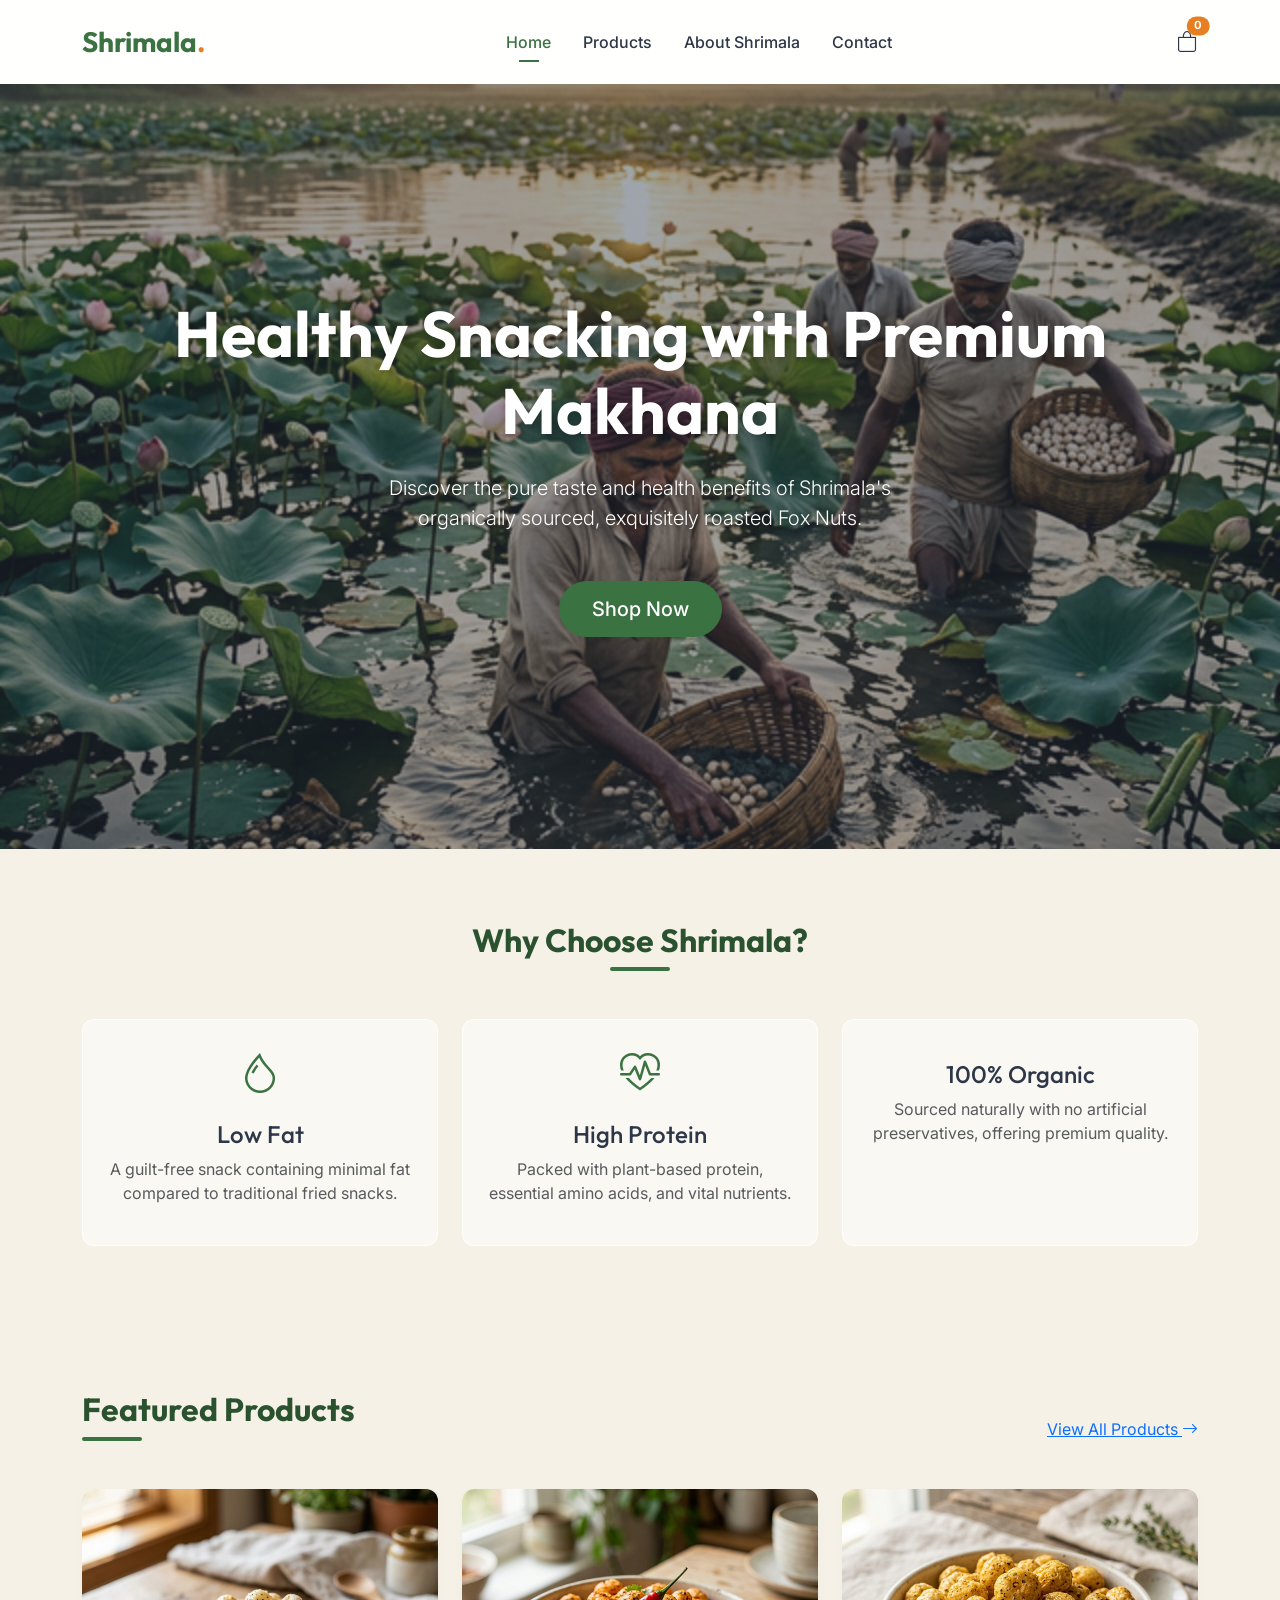
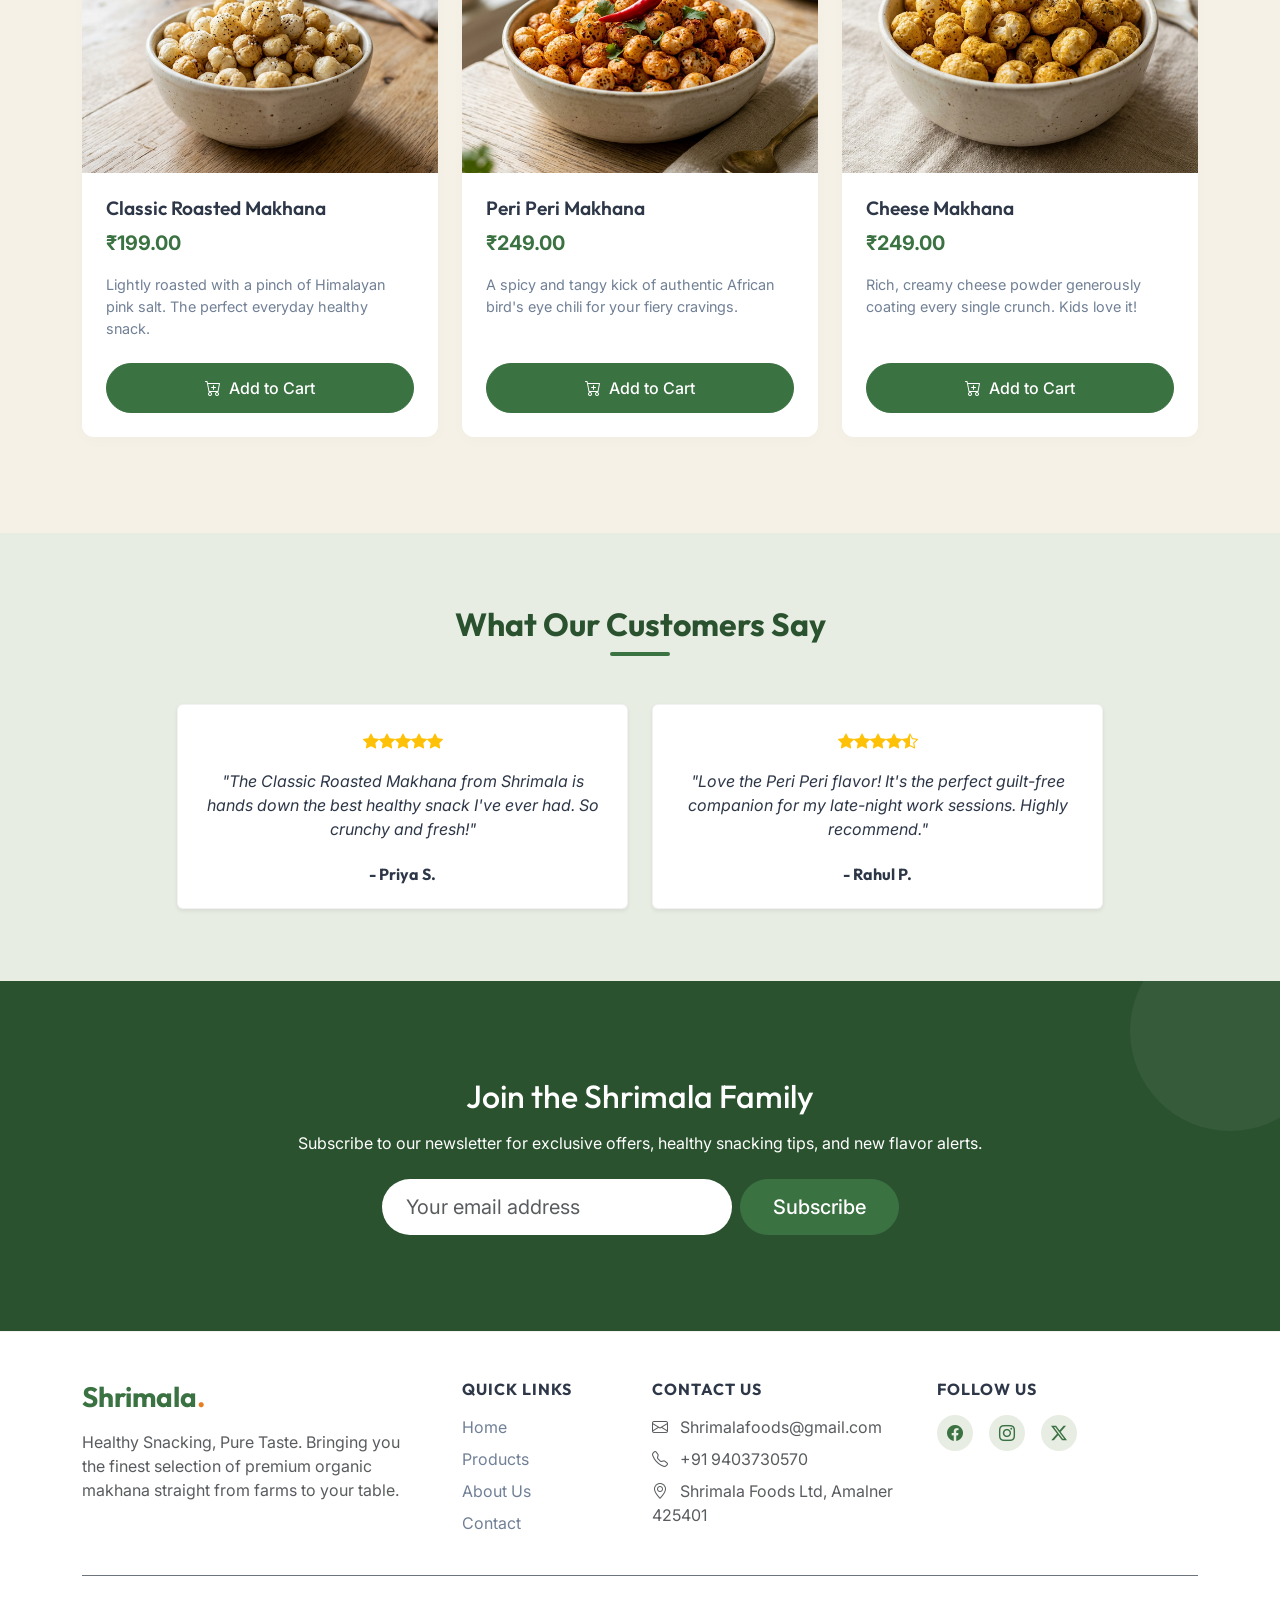
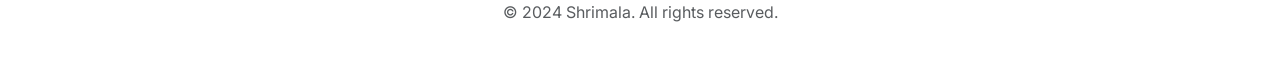
<file: antigravity/index.html>
<!DOCTYPE html>
<html lang="en">
<head>
    <meta charset="UTF-8">
    <meta name="viewport" content="width=device-width, initial-scale=1.0">
    <title>Shrimala – Premium Makhana</title>
    <meta name="description" content="Healthy Snacking, Pure Taste. Buy premium organic Makhana (Fox Nuts) online from Shrimala.">
    <!-- Google Fonts -->
    <link rel="preconnect" href="https://fonts.googleapis.com">
    <link rel="preconnect" href="https://fonts.gstatic.com" crossorigin>
    <link href="https://fonts.googleapis.com/css2?family=Inter:wght@300;400;500;600;700&family=Outfit:wght@400;600;700&display=swap" rel="stylesheet">
    <!-- Bootstrap CSS -->
    <link href="https://cdn.jsdelivr.net/npm/bootstrap@5.3.2/dist/css/bootstrap.min.css" rel="stylesheet">
    <!-- Bootstrap Icons -->
    <link rel="stylesheet" href="https://cdn.jsdelivr.net/npm/bootstrap-icons@1.11.1/font/bootstrap-icons.css">
    <!-- Custom CSS -->
    <link rel="stylesheet" href="css/style.css">
</head>
<body>

    <!-- Navigation -->
    <nav class="navbar navbar-expand-lg sticky-top custom-navbar">
        <div class="container">
            <a class="navbar-brand brand-logo" href="index.html">Shrimala<span class="brand-dot">.</span></a>
            <button class="navbar-toggler" type="button" data-bs-toggle="collapse" data-bs-toggle="collapse" data-bs-target="#navbarNav" aria-controls="navbarNav" aria-expanded="false" aria-label="Toggle navigation">
                <span class="navbar-toggler-icon"></span>
            </button>
            <div class="collapse navbar-collapse" id="navbarNav">
                <ul class="navbar-nav mx-auto">
                    <li class="nav-item">
                        <a class="nav-link active" href="index.html">Home</a>
                    </li>
                    <li class="nav-item">
                        <a class="nav-link" href="products.html">Products</a>
                    </li>
                    <li class="nav-item">
                        <a class="nav-link" href="about.html">About Shrimala</a>
                    </li>
                    <li class="nav-item">
                        <a class="nav-link" href="contact.html">Contact</a>
                    </li>
                </ul>
                <div class="d-flex align-items-center nav-actions">
                    <a href="cart.html" class="cart-icon position-relative">
                        <i class="bi bi-bag"></i>
                        <span class="position-absolute top-0 start-100 translate-middle badge rounded-pill cart-badge" id="cart-count">
                            0
                        </span>
                    </a>
                </div>
            </div>
        </div>
    </nav>

    <!-- Hero Section -->
    <section class="hero-section text-center d-flex align-items-center justify-content-center">
        <div class="container hero-content">
            <h1 class="display-3 fw-bold mb-4 hero-title">Healthy Snacking with Premium Makhana</h1>
            <p class="lead mb-5 hero-subtitle">Discover the pure taste and health benefits of Shrimala's organically sourced, exquisitely roasted Fox Nuts.</p>
            <a href="products.html" class="btn btn-primary btn-lg custom-btn">Shop Now</a>
        </div>
    </section>

    <!-- Features / Benefits -->
    <section class="benefits-section py-5 bg-light">
        <div class="container py-4">
            <div class="text-center mb-5 section-title">
                <h2>Why Choose Shrimala?</h2>
                <div class="title-underline mx-auto"></div>
            </div>
            <div class="row g-4 text-center">
                <div class="col-md-4">
                    <div class="benefit-card p-4 h-100">
                        <div class="benefit-icon mb-3">
                            <i class="bi bi-droplet"></i>
                        </div>
                        <h4>Low Fat</h4>
                        <p class="text-muted">A guilt-free snack containing minimal fat compared to traditional fried snacks.</p>
                    </div>
                </div>
                <div class="col-md-4">
                    <div class="benefit-card p-4 h-100">
                        <div class="benefit-icon mb-3">
                            <i class="bi bi-heart-pulse"></i>
                        </div>
                        <h4>High Protein</h4>
                        <p class="text-muted">Packed with plant-based protein, essential amino acids, and vital nutrients.</p>
                    </div>
                </div>
                <div class="col-md-4">
                    <div class="benefit-card p-4 h-100">
                        <div class="benefit-icon mb-3">
                            <i class="bi bi-leaf"></i>
                        </div>
                        <h4>100% Organic</h4>
                        <p class="text-muted">Sourced naturally with no artificial preservatives, offering premium quality.</p>
                    </div>
                </div>
            </div>
        </div>
    </section>

    <!-- Featured Products Preview -->
    <section class="featured-products py-5">
        <div class="container py-4">
            <div class="d-flex justify-content-between align-items-end mb-5">
                <div class="section-title text-start mb-0">
                    <h2>Featured Products</h2>
                    <div class="title-underline"></div>
                </div>
                <a href="products.html" class="view-all-link">View All Products <i class="bi bi-arrow-right"></i></a>
            </div>
            <div class="row g-4" id="featured-products-container">
                <!-- Products will be injected via JS -->
            </div>
        </div>
    </section>

    <!-- Testimonials -->
    <section class="testimonials-section py-5 bg-sage">
        <div class="container py-4">
            <div class="text-center mb-5 section-title">
                <h2>What Our Customers Say</h2>
                <div class="title-underline mx-auto"></div>
            </div>
            <div class="row g-4 justify-content-center">
                <div class="col-md-5">
                    <div class="testimonial-card p-4 bg-white rounded shadow-sm text-center">
                        <div class="stars text-warning mb-3">
                            <i class="bi bi-star-fill"></i><i class="bi bi-star-fill"></i><i class="bi bi-star-fill"></i><i class="bi bi-star-fill"></i><i class="bi bi-star-fill"></i>
                        </div>
                        <p class="fst-italic mb-4">"The Classic Roasted Makhana from Shrimala is hands down the best healthy snack I've ever had. So crunchy and fresh!"</p>
                        <h6 class="fw-bold mb-0">- Priya S.</h6>
                    </div>
                </div>
                <div class="col-md-5">
                    <div class="testimonial-card p-4 bg-white rounded shadow-sm text-center">
                        <div class="stars text-warning mb-3">
                            <i class="bi bi-star-fill"></i><i class="bi bi-star-fill"></i><i class="bi bi-star-fill"></i><i class="bi bi-star-fill"></i><i class="bi bi-star-half"></i>
                        </div>
                        <p class="fst-italic mb-4">"Love the Peri Peri flavor! It's the perfect guilt-free companion for my late-night work sessions. Highly recommend."</p>
                        <h6 class="fw-bold mb-0">- Rahul P.</h6>
                    </div>
                </div>
            </div>
        </div>
    </section>

    <!-- Newsletter -->
    <section class="newsletter-section py-5 text-white">
        <div class="container py-5 text-center">
            <div class="row justify-content-center">
                <div class="col-md-8">
                    <h2 class="mb-3">Join the Shrimala Family</h2>
                    <p class="mb-4">Subscribe to our newsletter for exclusive offers, healthy snacking tips, and new flavor alerts.</p>
                    <form class="d-flex flex-column flex-md-row gap-2 justify-content-center" onsubmit="event.preventDefault(); alert('Subscribed successfully!');">
                        <input type="email" class="form-control form-control-lg newsletter-input" placeholder="Your email address" required>
                        <button type="submit" class="btn btn-primary btn-lg custom-btn">Subscribe</button>
                    </form>
                </div>
            </div>
        </div>
    </section>

    <!-- Footer -->
    <footer class="footer py-5 mt-auto">
        <div class="container">
            <div class="row g-4">
                <div class="col-lg-4 col-md-6">
                    <h5 class="brand-logo mb-3">Shrimala<span class="brand-dot">.</span></h5>
                    <p class="text-muted pe-4">Healthy Snacking, Pure Taste. Bringing you the finest selection of premium organic makhana straight from farms to your table.</p>
                </div>
                <div class="col-lg-2 col-md-6">
                    <h6 class="text-uppercase fw-bold mb-3 footer-heading">Quick Links</h6>
                    <ul class="list-unstyled footer-links">
                        <li class="mb-2"><a href="index.html">Home</a></li>
                        <li class="mb-2"><a href="products.html">Products</a></li>
                        <li class="mb-2"><a href="about.html">About Us</a></li>
                        <li class="mb-2"><a href="contact.html">Contact</a></li>
                    </ul>
                </div>
                <div class="col-lg-3 col-md-6">
                    <h6 class="text-uppercase fw-bold mb-3 footer-heading">Contact Us</h6>
                    <ul class="list-unstyled text-muted">
                        <li class="mb-2"><i class="bi bi-envelope me-2"></i> Shrimalafoods@gmail.com</li>
                        <li class="mb-2"><i class="bi bi-telephone me-2"></i> +91 9403730570</li>
                        <li class="mb-2"><i class="bi bi-geo-alt me-2"></i> Shrimala Foods Ltd, Amalner 425401</li>
                    </ul>
                </div>
                <div class="col-lg-3 col-md-6">
                    <h6 class="text-uppercase fw-bold mb-3 footer-heading">Follow Us</h6>
                    <div class="d-flex gap-3 social-icons">
                        <a href="#"><i class="bi bi-facebook"></i></a>
                        <a href="https://www.instagram.com/shrimala.foods?igsh=MXJlbTdkN3RzY29qOA==" target="_blank" rel="noopener noreferrer"><i class="bi bi-instagram"></i></a>
                        <a href="#"><i class="bi bi-twitter-x"></i></a>
                    </div>
                </div>
            </div>
            <div class="border-top border-secondary mt-4 pt-4 text-center text-muted">
                <p class="mb-0">&copy; 2024 Shrimala. All rights reserved.</p>
            </div>
        </div>
    </footer>

    <!-- Bootstrap Bundle with Popper -->
    <script src="https://cdn.jsdelivr.net/npm/bootstrap@5.3.2/dist/js/bootstrap.bundle.min.js"></script>
    <!-- Custom JS -->
    <script src="js/main.js"></script>
</body>
</html>
</file>
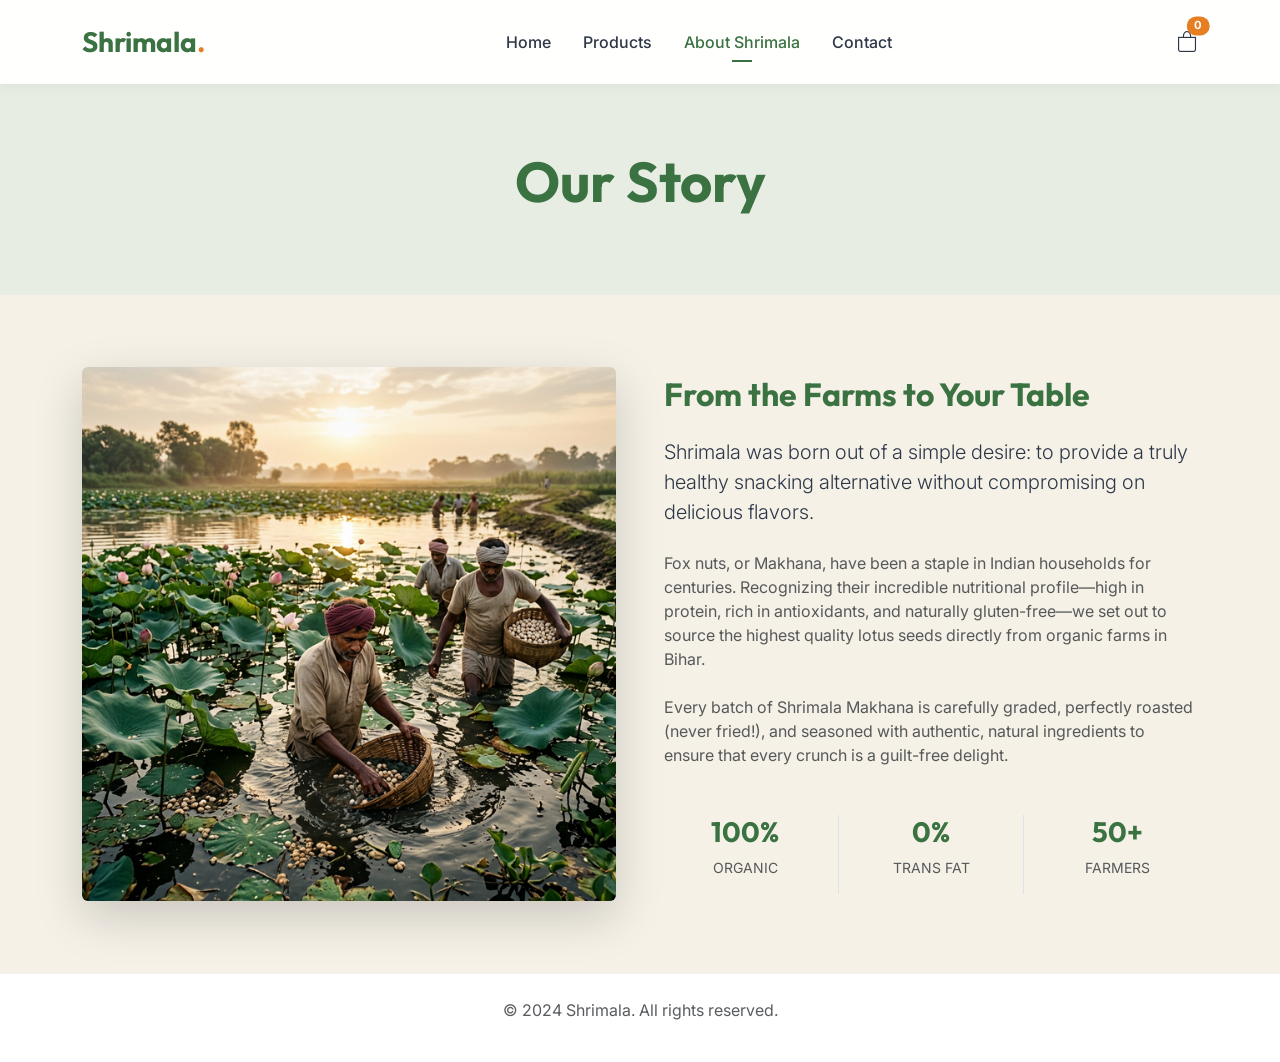
<file: antigravity/about.html>
<!DOCTYPE html>
<html lang="en">

<head>
    <meta charset="UTF-8">
    <meta name="viewport" content="width=device-width, initial-scale=1.0">
    <title>About Us | Shrimala – Premium Makhana</title>
    <!-- Google Fonts -->
    <link
        href="https://fonts.googleapis.com/css2?family=Inter:wght@300;400;500;600;700&family=Outfit:wght@400;600;700&display=swap"
        rel="stylesheet">
    <!-- Bootstrap CSS -->
    <link href="https://cdn.jsdelivr.net/npm/bootstrap@5.3.2/dist/css/bootstrap.min.css" rel="stylesheet">
    <!-- Bootstrap Icons -->
    <link rel="stylesheet" href="https://cdn.jsdelivr.net/npm/bootstrap-icons@1.11.1/font/bootstrap-icons.css">
    <!-- Custom CSS -->
    <link rel="stylesheet" href="css/style.css">
</head>

<body>

    <!-- Navigation -->
    <nav class="navbar navbar-expand-lg sticky-top custom-navbar">
        <div class="container">
            <a class="navbar-brand brand-logo" href="index.html">Shrimala<span class="brand-dot">.</span></a>
            <button class="navbar-toggler" type="button" data-bs-toggle="collapse" data-bs-target="#navbarNav">
                <span class="navbar-toggler-icon"></span>
            </button>
            <div class="collapse navbar-collapse" id="navbarNav">
                <ul class="navbar-nav mx-auto">
                    <li class="nav-item"><a class="nav-link" href="index.html">Home</a></li>
                    <li class="nav-item"><a class="nav-link" href="products.html">Products</a></li>
                    <li class="nav-item"><a class="nav-link active" href="about.html">About Shrimala</a></li>
                    <li class="nav-item"><a class="nav-link" href="contact.html">Contact</a></li>
                </ul>
                <div class="d-flex align-items-center nav-actions">
                    <a href="cart.html" class="cart-icon position-relative">
                        <i class="bi bi-bag"></i>
                        <span class="position-absolute top-0 start-100 translate-middle badge rounded-pill cart-badge"
                            id="cart-count">0</span>
                    </a>
                </div>
            </div>
        </div>
    </nav>

    <!-- Page Header -->
    <header class="bg-sage py-5 text-center">
        <div class="container py-3">
            <h1 class="display-4 fw-bold text-primary mb-3">Our Story</h1>
        </div>
    </header>

    <!-- About Content -->
    <section class="py-5">
        <div class="container py-4">
            <div class="row align-items-center g-5">
                <div class="col-lg-6">
                    <img src="images/harvesting_bg.png" alt="Makhana Harvesting at Shrimala Farms"
                        class="img-fluid rounded shadow-lg">
                </div>
                <div class="col-lg-6">
                    <h2 class="mb-4 text-primary fw-bold">From the Farms to Your Table</h2>
                    <p class="lead mb-4">Shrimala was born out of a simple desire: to provide a truly healthy snacking
                        alternative without compromising on delicious flavors.</p>
                    <p class="text-muted mb-4">Fox nuts, or Makhana, have been a staple in Indian households for
                        centuries. Recognizing their incredible nutritional profile—high in protein, rich in
                        antioxidants, and naturally gluten-free—we set out to source the highest quality lotus seeds
                        directly from organic farms in Bihar.</p>
                    <p class="text-muted mb-4">Every batch of Shrimala Makhana is carefully graded, perfectly roasted
                        (never fried!), and seasoned with authentic, natural ingredients to ensure that every crunch is
                        a guilt-free delight.</p>

                    <div class="row mt-5 text-center">
                        <div class="col-4">
                            <h3 class="text-primary fw-bold">100%</h3>
                            <p class="small text-muted text-uppercase">Organic</p>
                        </div>
                        <div class="col-4 border-start border-end">
                            <h3 class="text-primary fw-bold">0%</h3>
                            <p class="small text-muted text-uppercase">Trans Fat</p>
                        </div>
                        <div class="col-4">
                            <h3 class="text-primary fw-bold">50+</h3>
                            <p class="small text-muted text-uppercase">Farmers</p>
                        </div>
                    </div>
                </div>
            </div>
        </div>
    </section>

    <!-- Footer -->
    <footer class="footer py-4 mt-auto">
        <div class="container text-center text-muted">
            <p>&copy; 2024 Shrimala. All rights reserved.</p>
        </div>
    </footer>

    <script src="https://cdn.jsdelivr.net/npm/bootstrap@5.3.2/dist/js/bootstrap.bundle.min.js"></script>
    <script src="js/main.js"></script>
</body>

</html>
</file>
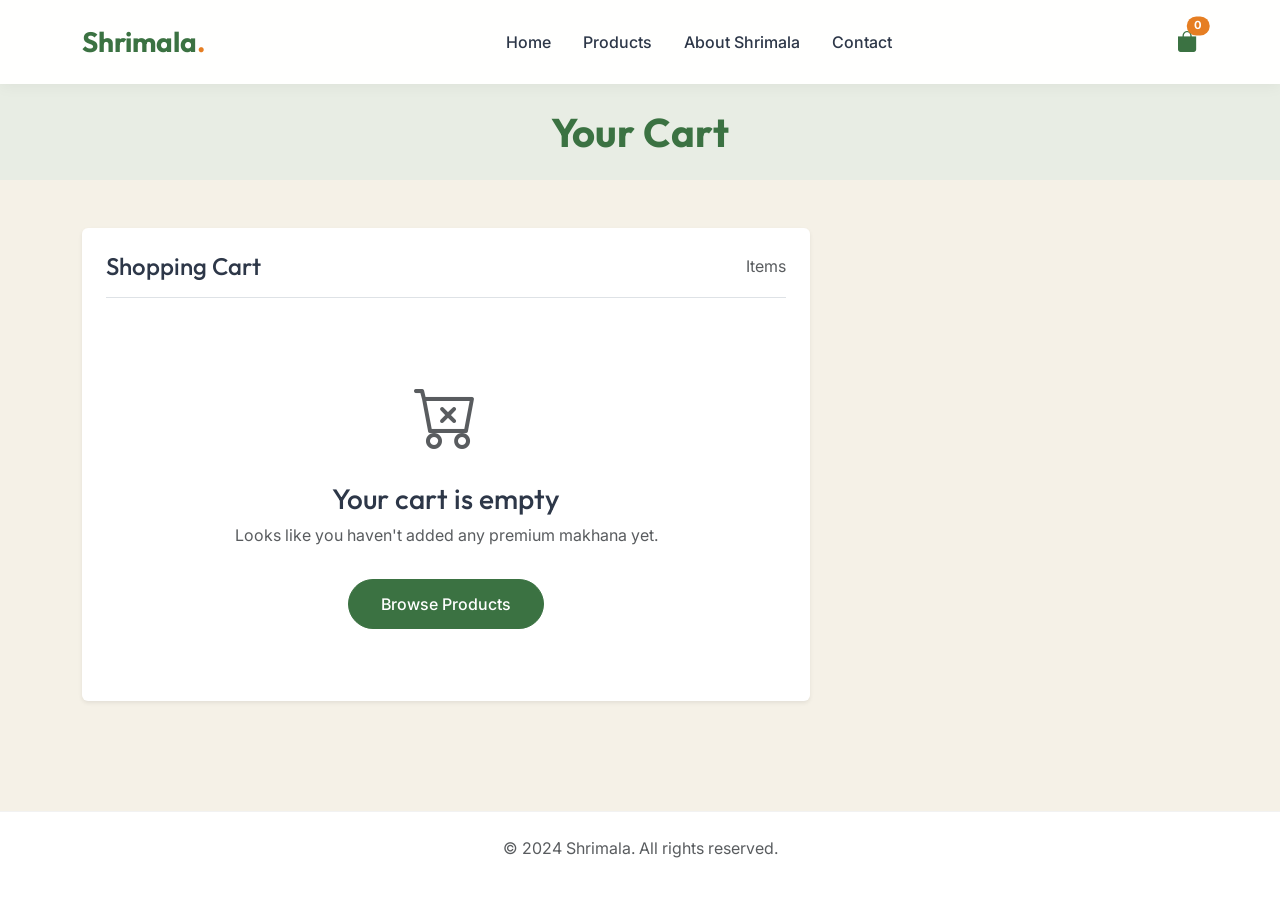
<file: antigravity/cart.html>
<!DOCTYPE html>
<html lang="en">

<head>
    <meta charset="UTF-8">
    <meta name="viewport" content="width=device-width, initial-scale=1.0">
    <title>Shopping Cart | Shrimala – Premium Makhana</title>
    <!-- Google Fonts -->
    <link
        href="https://fonts.googleapis.com/css2?family=Inter:wght@300;400;500;600;700&family=Outfit:wght@400;600;700&display=swap"
        rel="stylesheet">
    <!-- Bootstrap CSS -->
    <link href="https://cdn.jsdelivr.net/npm/bootstrap@5.3.2/dist/css/bootstrap.min.css" rel="stylesheet">
    <!-- Bootstrap Icons -->
    <link rel="stylesheet" href="https://cdn.jsdelivr.net/npm/bootstrap-icons@1.11.1/font/bootstrap-icons.css">
    <!-- Custom CSS -->
    <link rel="stylesheet" href="css/style.css">
</head>

<body>

    <!-- Navigation -->
    <nav class="navbar navbar-expand-lg sticky-top custom-navbar">
        <div class="container">
            <a class="navbar-brand brand-logo" href="index.html">Shrimala<span class="brand-dot">.</span></a>
            <button class="navbar-toggler" type="button" data-bs-toggle="collapse" data-bs-target="#navbarNav">
                <span class="navbar-toggler-icon"></span>
            </button>
            <div class="collapse navbar-collapse" id="navbarNav">
                <ul class="navbar-nav mx-auto">
                    <li class="nav-item"><a class="nav-link" href="index.html">Home</a></li>
                    <li class="nav-item"><a class="nav-link" href="products.html">Products</a></li>
                    <li class="nav-item"><a class="nav-link" href="about.html">About Shrimala</a></li>
                    <li class="nav-item"><a class="nav-link" href="contact.html">Contact</a></li>
                </ul>
                <div class="d-flex align-items-center nav-actions">
                    <a href="cart.html" class="cart-icon position-relative">
                        <i class="bi bi-bag-fill text-primary"></i>
                        <span class="position-absolute top-0 start-100 translate-middle badge rounded-pill cart-badge"
                            id="cart-count">0</span>
                    </a>
                </div>
            </div>
        </div>
    </nav>

    <!-- Page Header -->
    <header class="bg-sage py-4 text-center">
        <div class="container">
            <h1 class="fw-bold text-primary mb-0">Your Cart</h1>
        </div>
    </header>

    <!-- Cart Section -->
    <section class="py-5 flex-grow-1">
        <div class="container">
            <div class="row g-5">
                <!-- Cart Items -->
                <div class="col-lg-8">
                    <div class="bg-white p-4 rounded shadow-sm">
                        <div class="d-flex justify-content-between align-items-center mb-4 border-bottom pb-3">
                            <h4 class="mb-0">Shopping Cart</h4>
                            <span class="text-muted"><span id="cart-count"></span> Items</span>
                        </div>
                        <div id="cart-items-container">
                            <!-- Items injected via JS -->
                        </div>
                    </div>
                </div>

                <!-- Order Summary & Checkout -->
                <div class="col-lg-4" id="cart-summary-card" style="display: none;">
                    <div class="cart-summary">
                        <h5 class="fw-bold mb-4">Order Summary</h5>

                        <div class="d-flex justify-content-between mb-3 text-muted">
                            <span>Subtotal</span>
                            <span id="cart-subtotal">₹0.00</span>
                        </div>
                        <div class="d-flex justify-content-between mb-3 text-muted">
                            <span>Shipping</span>
                            <span id="cart-shipping">₹0.00</span>
                        </div>
                        <div class="text-success small mb-4">Free shipping on orders above ₹500!</div>

                        <div class="border-top pt-3 mb-4 d-flex justify-content-between align-items-center">
                            <span class="fw-bold fs-5">Total</span>
                            <span class="fw-bold fs-5 text-primary" id="cart-total">₹0.00</span>
                        </div>

                        <div class="checkout-form mt-4">
                            <h6 class="fw-bold mb-3">Shipping Details</h6>
                            <form id="checkout-form">
                                <div class="mb-3">
                                    <input type="text" class="form-control" placeholder="Full Name" required>
                                </div>
                                <div class="mb-3">
                                    <input type="text" class="form-control" placeholder="Phone Number" required>
                                </div>
                                <div class="mb-3">
                                    <textarea class="form-control" rows="2" placeholder="Delivery Address"
                                        required></textarea>
                                </div>
                                <div class="mb-3">
                                    <input type="text" class="form-control" placeholder="Pincode" required>
                                </div>
                                <div class="mb-3">
                                    <label class="form-label fw-bold">Payment Method</label>
                                    <div class="form-check mb-2">
                                        <input class="form-check-input" type="radio" name="paymentMethod" id="paymentOnline" value="online" required>
                                        <label class="form-check-label" for="paymentOnline">
                                            Online Payment (Card/UPI/NetBanking)
                                        </label>
                                    </div>
                                    <div class="form-check mb-2">
                                        <input class="form-check-input" type="radio" name="paymentMethod" id="paymentBank" value="bank" required>
                                        <label class="form-check-label" for="paymentBank">
                                            Direct Bank Transfer
                                        </label>
                                        <div class="small text-muted mt-1 p-2 bg-light rounded d-none" id="bankDetailsBox">
                                            <strong>A/C Name:</strong> Patel Akshay<br>
                                            <strong>A/C No:</strong> 42184608460<br>
                                            <em>Please transfer the total amount and keep the receipt.</em>
                                        </div>
                                    </div>
                                    <div class="form-check mb-3">
                                        <input class="form-check-input" type="radio" name="paymentMethod" id="paymentCOD" value="cod" required>
                                        <label class="form-check-label" for="paymentCOD">
                                            Cash on Delivery (COD)
                                        </label>
                                    </div>
                                </div>
                                <div class="d-grid mt-4">
                                    <button type="submit" class="btn btn-primary custom-btn btn-lg"
                                        id="btn-place-order">Place Order</button>
                                </div>
                            </form>
                        </div>
                    </div>
                </div>
            </div>
        </div>
    </section>

    <!-- Footer -->
    <footer class="footer py-4 mt-auto">
        <div class="container text-center text-muted">
            <p>&copy; 2024 Shrimala. All rights reserved.</p>
        </div>
    </footer>

    <script src="https://cdn.jsdelivr.net/npm/bootstrap@5.3.2/dist/js/bootstrap.bundle.min.js"></script>
    <script src="https://checkout.razorpay.com/v1/checkout.js"></script>
    <script src="js/main.js"></script>
</body>
</html>
</file>
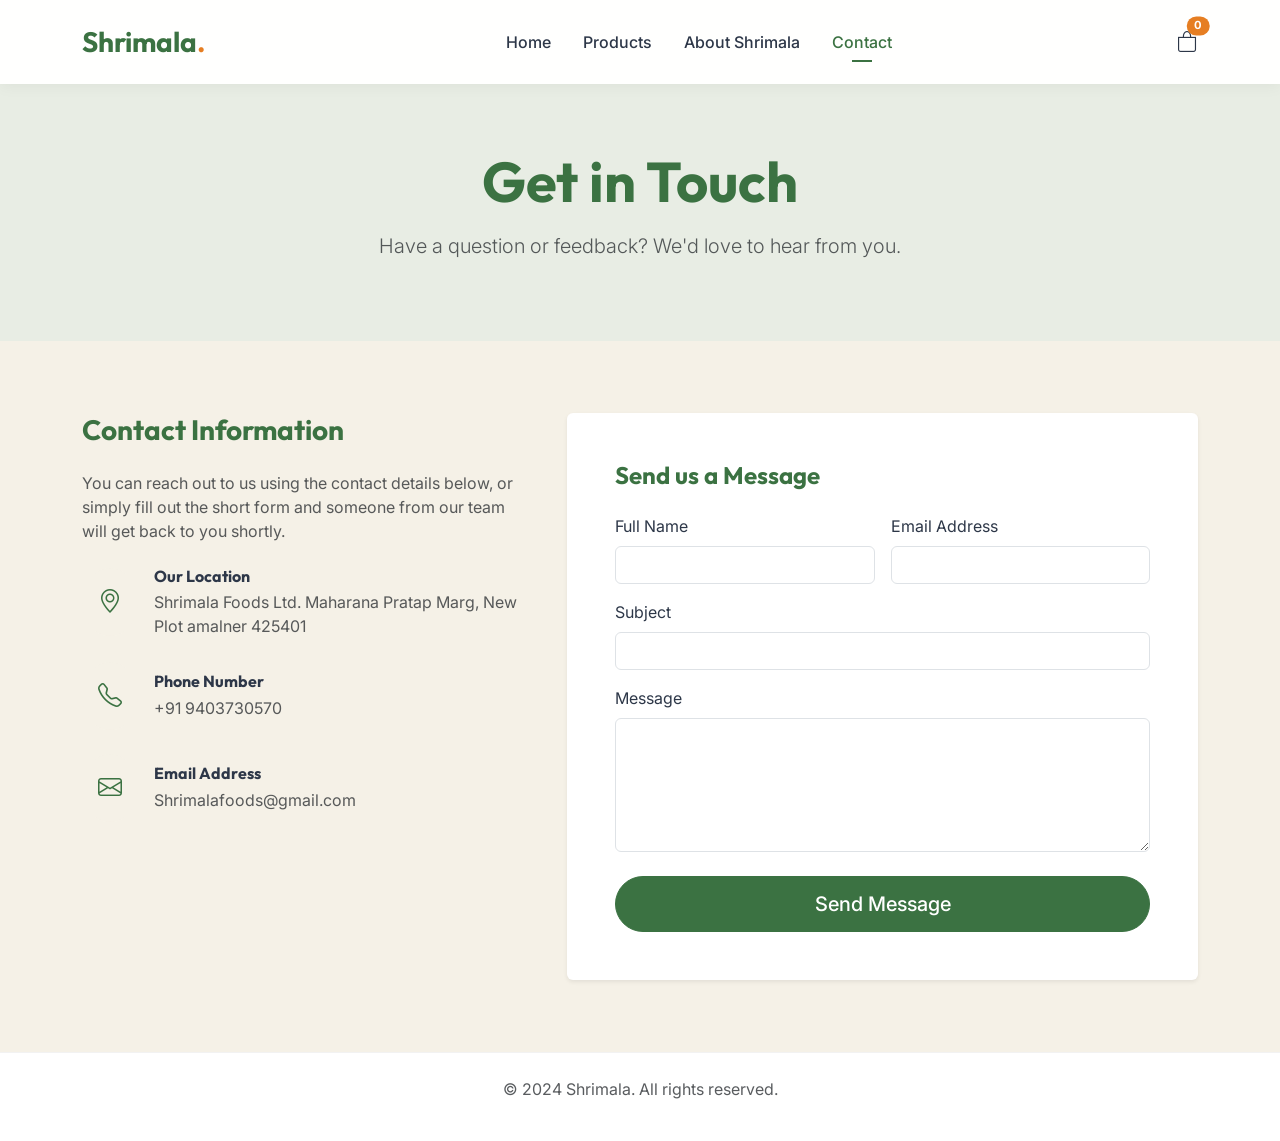
<file: antigravity/contact.html>
<!DOCTYPE html>
<html lang="en">

<head>
    <meta charset="UTF-8">
    <meta name="viewport" content="width=device-width, initial-scale=1.0">
    <title>Contact Us | Shrimala – Premium Makhana</title>
    <!-- Google Fonts -->
    <link
        href="https://fonts.googleapis.com/css2?family=Inter:wght@300;400;500;600;700&family=Outfit:wght@400;600;700&display=swap"
        rel="stylesheet">
    <!-- Bootstrap CSS -->
    <link href="https://cdn.jsdelivr.net/npm/bootstrap@5.3.2/dist/css/bootstrap.min.css" rel="stylesheet">
    <!-- Bootstrap Icons -->
    <link rel="stylesheet" href="https://cdn.jsdelivr.net/npm/bootstrap-icons@1.11.1/font/bootstrap-icons.css">
    <!-- Custom CSS -->
    <link rel="stylesheet" href="css/style.css">
</head>

<body>

    <!-- Navigation -->
    <nav class="navbar navbar-expand-lg sticky-top custom-navbar">
        <div class="container">
            <a class="navbar-brand brand-logo" href="index.html">Shrimala<span class="brand-dot">.</span></a>
            <button class="navbar-toggler" type="button" data-bs-toggle="collapse" data-bs-target="#navbarNav">
                <span class="navbar-toggler-icon"></span>
            </button>
            <div class="collapse navbar-collapse" id="navbarNav">
                <ul class="navbar-nav mx-auto">
                    <li class="nav-item"><a class="nav-link" href="index.html">Home</a></li>
                    <li class="nav-item"><a class="nav-link" href="products.html">Products</a></li>
                    <li class="nav-item"><a class="nav-link" href="about.html">About Shrimala</a></li>
                    <li class="nav-item"><a class="nav-link active" href="contact.html">Contact</a></li>
                </ul>
                <div class="d-flex align-items-center nav-actions">
                    <a href="cart.html" class="cart-icon position-relative">
                        <i class="bi bi-bag"></i>
                        <span class="position-absolute top-0 start-100 translate-middle badge rounded-pill cart-badge"
                            id="cart-count">0</span>
                    </a>
                </div>
            </div>
        </div>
    </nav>

    <!-- Page Header -->
    <header class="bg-sage py-5 text-center">
        <div class="container py-3">
            <h1 class="display-4 fw-bold text-primary mb-3">Get in Touch</h1>
            <p class="lead text-muted max-w-75 mx-auto">Have a question or feedback? We'd love to hear from you.</p>
        </div>
    </header>

    <!-- Contact Section -->
    <section class="py-5">
        <div class="container py-4">
            <div class="row g-5">
                <div class="col-lg-5">
                    <h3 class="fw-bold text-primary mb-4">Contact Information</h3>
                    <p class="text-muted mb-4">You can reach out to us using the contact details below, or simply fill
                        out the short form and someone from our team will get back to you shortly.</p>

                    <div class="d-flex align-items-center mb-4">
                        <div class="bg-light p-3 rounded-circle me-3 text-primary">
                            <i class="bi bi-geo-alt fs-4"></i>
                        </div>
                        <div>
                            <h6 class="fw-bold mb-1">Our Location</h6>
                            <p class="text-muted mb-0">Shrimala Foods Ltd. Maharana Pratap Marg, New Plot amalner 425401</p>
                        </div>
                    </div>

                    <div class="d-flex align-items-center mb-4">
                        <div class="bg-light p-3 rounded-circle me-3 text-primary">
                            <i class="bi bi-telephone fs-4"></i>
                        </div>
                        <div>
                            <h6 class="fw-bold mb-1">Phone Number</h6>
                            <p class="text-muted mb-0">+91 9403730570</p>
                        </div>
                    </div>

                    <div class="d-flex align-items-center mb-4">
                        <div class="bg-light p-3 rounded-circle me-3 text-primary">
                            <i class="bi bi-envelope fs-4"></i>
                        </div>
                        <div>
                            <h6 class="fw-bold mb-1">Email Address</h6>
                            <p class="text-muted mb-0">Shrimalafoods@gmail.com</p>
                        </div>
                    </div>
                </div>

                <div class="col-lg-7">
                    <div class="bg-white p-4 p-md-5 rounded shadow-sm">
                        <h4 class="fw-bold text-primary mb-4">Send us a Message</h4>
                        <form
                            onsubmit="event.preventDefault(); alert('Thank you for reaching out! We will reply soon.'); this.reset();">
                            <div class="row g-3">
                                <div class="col-md-6">
                                    <label for="name" class="form-label">Full Name</label>
                                    <input type="text" class="form-control" id="name" required>
                                </div>
                                <div class="col-md-6">
                                    <label for="email" class="form-label">Email Address</label>
                                    <input type="email" class="form-control" id="email" required>
                                </div>
                                <div class="col-12">
                                    <label for="subject" class="form-label">Subject</label>
                                    <input type="text" class="form-control" id="subject" required>
                                </div>
                                <div class="col-12">
                                    <label for="message" class="form-label">Message</label>
                                    <textarea class="form-control" id="message" rows="5" required></textarea>
                                </div>
                                <div class="col-12 mt-4">
                                    <button type="submit" class="btn btn-primary btn-lg custom-btn w-100">Send
                                        Message</button>
                                </div>
                            </div>
                        </form>
                    </div>
                </div>
            </div>
        </div>
    </section>

    <!-- Footer -->
    <footer class="footer py-4 mt-auto">
        <div class="container text-center text-muted">
            <p>&copy; 2024 Shrimala. All rights reserved.</p>
        </div>
    </footer>

    <script src="https://cdn.jsdelivr.net/npm/bootstrap@5.3.2/dist/js/bootstrap.bundle.min.js"></script>
    <script src="js/main.js"></script>
</body>

</html>
</file>
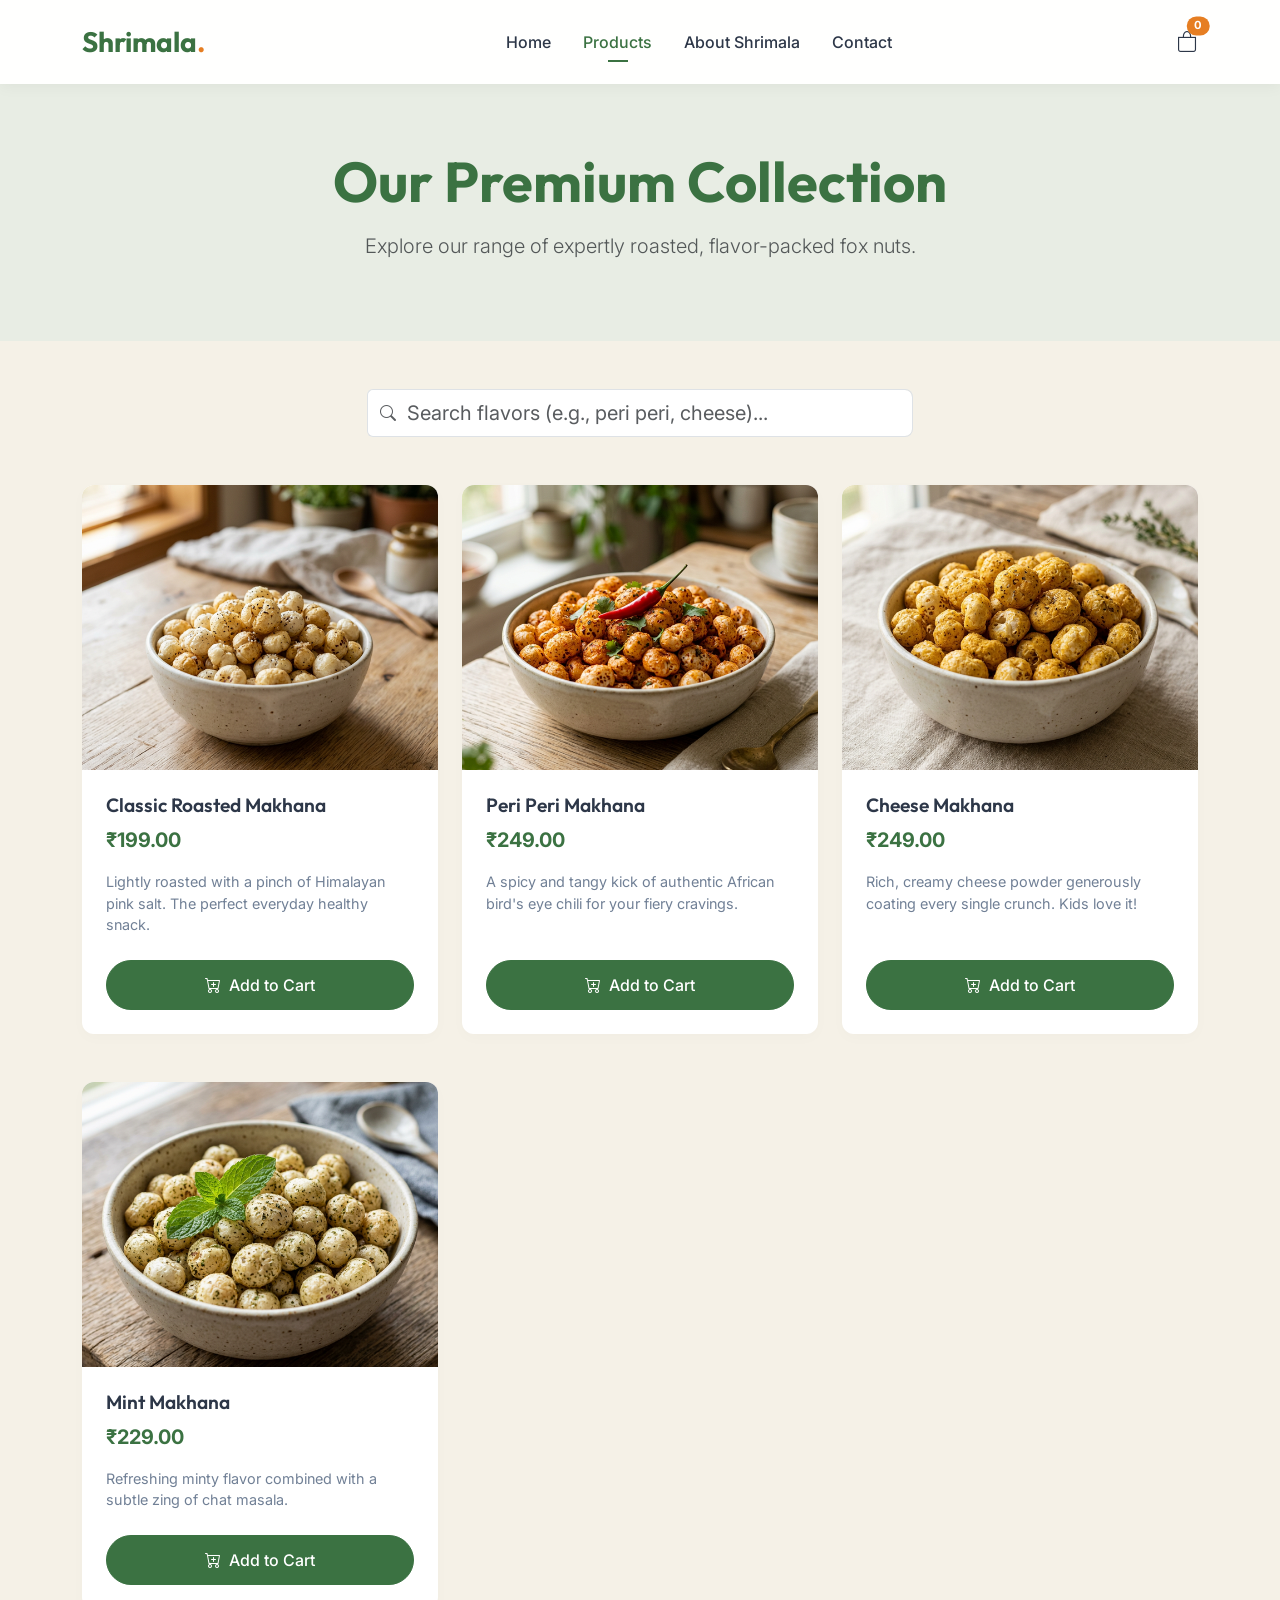
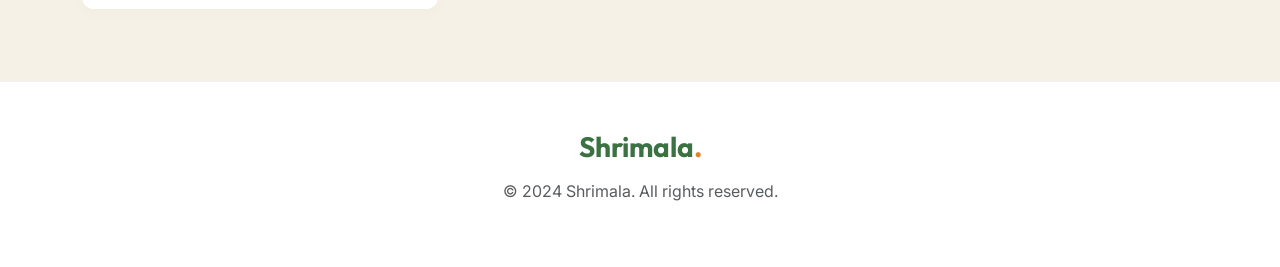
<file: antigravity/products.html>
<!DOCTYPE html>
<html lang="en">

<head>
    <meta charset="UTF-8">
    <meta name="viewport" content="width=device-width, initial-scale=1.0">
    <title>Products | Shrimala – Premium Makhana</title>
    <!-- Google Fonts -->
    <link
        href="https://fonts.googleapis.com/css2?family=Inter:wght@300;400;500;600;700&family=Outfit:wght@400;600;700&display=swap"
        rel="stylesheet">
    <!-- Bootstrap CSS -->
    <link href="https://cdn.jsdelivr.net/npm/bootstrap@5.3.2/dist/css/bootstrap.min.css" rel="stylesheet">
    <!-- Bootstrap Icons -->
    <link rel="stylesheet" href="https://cdn.jsdelivr.net/npm/bootstrap-icons@1.11.1/font/bootstrap-icons.css">
    <!-- Custom CSS -->
    <link rel="stylesheet" href="css/style.css">
</head>

<body>

    <!-- Navigation -->
    <nav class="navbar navbar-expand-lg sticky-top custom-navbar">
        <div class="container">
            <a class="navbar-brand brand-logo" href="index.html">Shrimala<span class="brand-dot">.</span></a>
            <button class="navbar-toggler" type="button" data-bs-toggle="collapse" data-bs-target="#navbarNav">
                <span class="navbar-toggler-icon"></span>
            </button>
            <div class="collapse navbar-collapse" id="navbarNav">
                <ul class="navbar-nav mx-auto">
                    <li class="nav-item"><a class="nav-link" href="index.html">Home</a></li>
                    <li class="nav-item"><a class="nav-link active" href="products.html">Products</a></li>
                    <li class="nav-item"><a class="nav-link" href="about.html">About Shrimala</a></li>
                    <li class="nav-item"><a class="nav-link" href="contact.html">Contact</a></li>
                </ul>
                <div class="d-flex align-items-center nav-actions">
                    <a href="cart.html" class="cart-icon position-relative">
                        <i class="bi bi-bag"></i>
                        <span class="position-absolute top-0 start-100 translate-middle badge rounded-pill cart-badge"
                            id="cart-count">0</span>
                    </a>
                </div>
            </div>
        </div>
    </nav>

    <!-- Page Header -->
    <header class="bg-sage py-5 text-center">
        <div class="container py-3">
            <h1 class="display-4 fw-bold text-primary mb-3">Our Premium Collection</h1>
            <p class="lead text-muted max-w-75 mx-auto">Explore our range of expertly roasted, flavor-packed fox nuts.
            </p>
        </div>
    </header>

    <!-- Products Section -->
    <section class="py-5">
        <div class="container">
            <!-- Search Bar -->
            <div class="row justify-content-center mb-5">
                <div class="col-md-6">
                    <div class="input-group">
                        <span class="input-group-text bg-white border-end-0"><i
                                class="bi bi-search text-muted"></i></span>
                        <input type="text" id="product-search" class="form-control border-start-0 ps-0 form-control-lg"
                            placeholder="Search flavors (e.g., peri peri, cheese)...">
                    </div>
                </div>
            </div>

            <!-- Product Grid -->
            <div class="row g-4" id="all-products-container">
                <!-- Products dynamically injected via JS -->
            </div>
        </div>
    </section>

    <!-- Footer -->
    <footer class="footer py-5 mt-auto">
        <div class="container text-center text-muted">
            <h5 class="brand-logo mb-3">Shrimala<span class="brand-dot">.</span></h5>
            <p>&copy; 2024 Shrimala. All rights reserved.</p>
        </div>
    </footer>

    <script src="https://cdn.jsdelivr.net/npm/bootstrap@5.3.2/dist/js/bootstrap.bundle.min.js"></script>
    <script src="js/main.js"></script>
</body>

</html>
</file>
<file: antigravity/css/style.css>
:root {
    /* Color Palette */
    --primary-green: #3B7242;
    /* Deep forest green */
    --primary-green-light: #4c9256;
    --primary-green-dark: #2a522f;
    --acc-beige: #F5F1E7;
    /* Light beige for background */
    --acc-beige-dark: #e8dfc7;
    --sage-bg: #E8EDE4;
    /* Subtle greenish gray */

    --text-dark: #2D3748;
    --text-muted: #718096;
    --white: #FFFFFF;

    /* Typography */
    --font-heading: 'Outfit', sans-serif;
    --font-body: 'Inter', sans-serif;

    /* Layout */
    --border-radius: 12px;
    --transition: all 0.3s cubic-bezier(0.25, 0.8, 0.25, 1);
}

body {
    font-family: var(--font-body);
    color: var(--text-dark);
    background-color: var(--acc-beige);
    display: flex;
    flex-direction: column;
    min-height: 100vh;
}

h1,
h2,
h3,
h4,
h5,
h6,
.navbar-brand {
    font-family: var(--font-heading);
}

/* Base Styles */
.bg-sage {
    background-color: var(--sage-bg) !important;
}

.bg-light {
    background-color: var(--acc-beige) !important;
}

.text-primary {
    color: var(--primary-green) !important;
}

/* Buttons */
.custom-btn {
    background-color: var(--primary-green);
    border-color: var(--primary-green);
    border-radius: 30px;
    padding: 0.75rem 2rem;
    font-weight: 500;
    transition: var(--transition);
}

.custom-btn:hover {
    background-color: var(--primary-green-dark);
    border-color: var(--primary-green-dark);
    transform: translateY(-2px);
    box-shadow: 0 4px 12px rgba(59, 114, 66, 0.2);
}

.custom-btn-outline {
    color: var(--primary-green);
    border: 2px solid var(--primary-green);
    background: transparent;
    border-radius: 30px;
    padding: 0.5rem 1.5rem;
    font-weight: 500;
    transition: var(--transition);
}

.custom-btn-outline:hover {
    background-color: var(--primary-green);
    color: var(--white);
}

/* Navigation */
.custom-navbar {
    background-color: rgba(255, 255, 255, 0.95);
    backdrop-filter: blur(10px);
    box-shadow: 0 2px 15px rgba(0, 0, 0, 0.05);
    padding: 1rem 0;
}

.brand-logo {
    font-size: 1.75rem;
    font-weight: 700;
    color: var(--primary-green) !important;
}

.brand-dot {
    color: #e67e22;
    /* A little earthy orange dot */
}

.nav-link {
    font-weight: 500;
    color: var(--text-dark) !important;
    padding: 0.5rem 1rem !important;
    position: relative;
    transition: var(--transition);
}

.nav-link:hover,
.nav-link.active {
    color: var(--primary-green) !important;
}

.nav-link::after {
    content: '';
    position: absolute;
    bottom: 0px;
    left: 50%;
    transform: translateX(-50%);
    width: 0;
    height: 2px;
    background-color: var(--primary-green);
    transition: var(--transition);
}

.nav-link:hover::after,
.nav-link.active::after {
    width: 20px;
}

.cart-icon {
    color: var(--text-dark);
    font-size: 1.3rem;
    text-decoration: none;
    transition: var(--transition);
}

.cart-icon:hover {
    color: var(--primary-green);
    transform: scale(1.1);
}

.cart-badge {
    background-color: #e67e22;
    font-size: 0.7rem;
    cursor: default;
}

/* Sections */
.section-title h2 {
    font-weight: 700;
    color: var(--primary-green-dark);
}

.title-underline {
    height: 4px;
    width: 60px;
    background-color: var(--primary-green);
    border-radius: 2px;
    margin-top: 0.5rem;
}

/* Hero Section */
.hero-section {
    position: relative;
    min-height: 85vh;
    background: linear-gradient(rgba(45, 55, 72, 0.45), rgba(45, 55, 72, 0.45)), url('../images/harvesting_bg.png');
    background-size: cover;
    background-position: center;
    background-attachment: fixed;
    color: var(--white);
    overflow: hidden;
}

.hero-content {
    animation: fadeInUp 1s ease forwards;
}

.hero-title {
    text-shadow: 2px 2px 8px rgba(0, 0, 0, 0.3);
}

.hero-subtitle {
    max-width: 600px;
    margin: 0 auto;
    text-shadow: 1px 1px 4px rgba(0, 0, 0, 0.3);
}

/* Benefits Section */
.benefit-card {
    background-color: rgba(255, 255, 255, 0.5);
    border-radius: var(--border-radius);
    border: 1px solid rgba(255, 255, 255, 0.8);
    transition: var(--transition);
}

.benefit-card:hover {
    transform: translateY(-5px);
    background-color: #ffffff;
    box-shadow: 0 10px 25px rgba(0, 0, 0, 0.05);
}

.benefit-icon {
    font-size: 2.5rem;
    color: var(--primary-green);
}

/* Product Cards */
.product-card {
    background: var(--white);
    border-radius: var(--border-radius);
    overflow: hidden;
    box-shadow: 0 4px 15px rgba(0, 0, 0, 0.02);
    transition: var(--transition);
    border: none;
    height: 100%;
    display: flex;
    flex-direction: column;
}

.product-card:hover {
    transform: translateY(-8px);
    box-shadow: 0 15px 30px rgba(0, 0, 0, 0.08);
}

.product-img-wrapper {
    position: relative;
    padding-top: 80%;
    /* 4:5 aspect ratio */
    overflow: hidden;
    background: #f8f9fa;
}

.product-img {
    position: absolute;
    top: 0;
    left: 0;
    width: 100%;
    height: 100%;
    object-fit: cover;
    transition: transform 0.8s ease;
}

.product-card:hover .product-img {
    transform: scale(1.05);
}

.product-body {
    padding: 1.5rem;
    display: flex;
    flex-direction: column;
    flex-grow: 1;
}

.product-title {
    font-weight: 600;
    font-size: 1.2rem;
    margin-bottom: 0.5rem;
    color: var(--text-dark);
}

.product-price {
    font-weight: 700;
    color: var(--primary-green);
    font-size: 1.25rem;
    margin-bottom: 1rem;
}

.product-desc {
    color: var(--text-muted);
    font-size: 0.9rem;
    margin-bottom: 1.5rem;
    flex-grow: 1;
}

.product-action {
    display: flex;
    gap: 0.5rem;
}

.btn-add-cart {
    flex-grow: 1;
}

/* Testimonials */
.testimonial-card {
    border: 1px solid rgba(0, 0, 0, 0.05);
    transition: var(--transition);
}

.testimonial-card:hover {
    transform: translateY(-5px);
    box-shadow: 0 10px 25px rgba(0, 0, 0, 0.05) !important;
}

/* Newsletter */
.newsletter-section {
    background-color: var(--primary-green-dark);
    position: relative;
    overflow: hidden;
}

.newsletter-section::before {
    content: '';
    position: absolute;
    top: -50px;
    right: -50px;
    width: 200px;
    height: 200px;
    border-radius: 50%;
    background: rgba(255, 255, 255, 0.05);
}

.newsletter-input {
    border: none;
    border-radius: 30px;
    padding-left: 1.5rem;
    max-width: 350px;
}

.newsletter-input:focus {
    box-shadow: 0 0 0 0.25rem rgba(255, 255, 255, 0.2);
}

/* Footer */
.footer {
    background-color: #ffffff;
    border-top: 1px solid rgba(0, 0, 0, 0.05);
}

.footer-heading {
    letter-spacing: 1px;
    color: var(--text-dark);
}

.footer-links a {
    color: var(--text-muted);
    text-decoration: none;
    transition: var(--transition);
}

.footer-links a:hover {
    color: var(--primary-green);
    padding-left: 5px;
}

.social-icons a {
    display: inline-flex;
    align-items: center;
    justify-content: center;
    width: 36px;
    height: 36px;
    border-radius: 50%;
    background-color: var(--sage-bg);
    color: var(--primary-green);
    text-decoration: none;
    transition: var(--transition);
}

.social-icons a:hover {
    background-color: var(--primary-green);
    color: var(--white);
    transform: translateY(-3px);
}

/* Cart Page */
.cart-item {
    border-bottom: 1px solid #ebebeb;
    padding-bottom: 1rem;
    margin-bottom: 1rem;
}

.cart-item-img {
    width: 80px;
    height: 80px;
    object-fit: cover;
    border-radius: 8px;
}

.quantity-control {
    display: flex;
    align-items: center;
    border: 1px solid #ddd;
    border-radius: 20px;
    overflow: hidden;
    background: #fff;
}

.quantity-btn {
    border: none;
    background: transparent;
    padding: 0.25rem 0.75rem;
    cursor: pointer;
    color: var(--text-dark);
    font-weight: bold;
}

.quantity-btn:hover {
    background: #f0f0f0;
}

.quantity-input {
    width: 40px;
    text-align: center;
    border: none;
    pointer-events: none;
}

.remove-btn {
    color: #e74c3c;
    background: transparent;
    border: none;
    cursor: pointer;
}

.remove-btn:hover {
    text-decoration: underline;
}

.cart-summary {
    background: #fff;
    border-radius: var(--border-radius);
    padding: 1.5rem;
    box-shadow: 0 5px 15px rgba(0, 0, 0, 0.05);
}

/* Animations */
@keyframes fadeInUp {
    from {
        opacity: 0;
        transform: translateY(30px);
    }

    to {
        opacity: 1;
        transform: translateY(0);
    }
}

.fade-in-up {
    animation: fadeInUp 0.6s ease forwards;
}

/* Checkout Form */
.checkout-form .form-control {
    border-radius: 8px;
    padding: 0.75rem 1rem;
}

.checkout-form .form-control:focus {
    border-color: var(--primary-green-light);
    box-shadow: 0 0 0 0.25rem rgba(59, 114, 66, 0.25);
}

/* Toast */
.toast-container {
    z-index: 1060;
}
</file>
